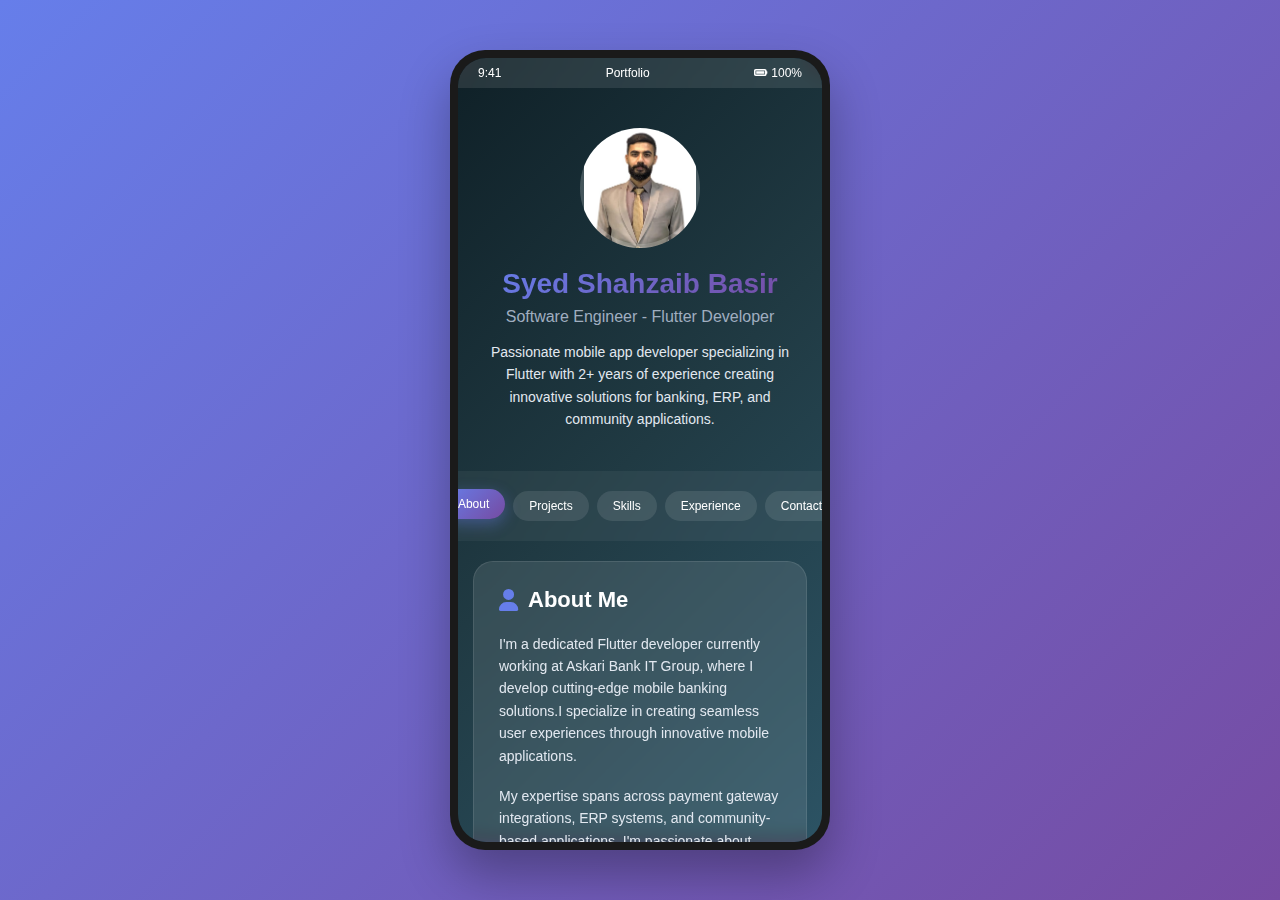
<file: index.html>
<!DOCTYPE html>
<html lang="en">
<head>
    <meta charset="UTF-8">
    <meta name="viewport" content="width=device-width, initial-scale=1.0">
    <title>Shahzaib Basir - Flutter Developer</title>
    <link href="https://cdnjs.cloudflare.com/ajax/libs/font-awesome/6.0.0/css/all.min.css" rel="stylesheet">
    <link rel="stylesheet" type="text/css" href="index.css">


</head>
<body>
    <div class="phone-container">
        <div class="phone-screen">
            <!-- Status Bar -->
            <div class="status-bar">
                <span>9:41</span>
                <span>Portfolio</span>
                <span><i class="fas fa-battery-full"></i> 100%</span>
            </div>

            <!-- Content -->
            <div class="content">
                <!-- Hero Section -->
                <div class="hero">
                    <div class="profile-image">
                        <!-- <i class="fab fa-flutter"></i> -->
                    </div>
                    <h1>Syed Shahzaib Basir</h1>
                    <div class="title">Software Engineer - Flutter Developer</div>
                    <p class="bio">Passionate mobile app developer specializing in Flutter with 2+ years of experience creating innovative solutions for banking, ERP, and community applications.</p>
                </div>

                <!-- Navigation Pills -->
                <div class="nav-pills">
                    <a href="#about" class="nav-pill active" onclick="showSection('about', this)">About</a>
                    <a href="#projects" class="nav-pill" onclick="showSection('projects', this)">Projects</a>
                    <a href="#skills" class="nav-pill" onclick="showSection('skills', this)">Skills</a>
                    <a href="#experience" class="nav-pill" onclick="showSection('experience', this)">Experience</a>
                    <a href="#contact" class="nav-pill" onclick="showSection('contact', this)">Contact</a>
                </div>

                <!-- About Section -->
                <div id="about" class="section active">
                    <h2><i class="fas fa-user"></i> About Me</h2>
                    <p style="color: #e2e8f0; line-height: 1.6; font-size: 14px;">
                        I'm a dedicated Flutter developer currently working at Askari Bank IT Group, where I develop cutting-edge mobile banking solutions.I specialize in creating seamless user experiences through innovative mobile applications.
                    </p>
                    <br>
                    <p style="color: #e2e8f0; line-height: 1.6; font-size: 14px;">
                        My expertise spans across payment gateway integrations, ERP systems, and community-based applications. I'm passionate about delivering high-quality, scalable solutions that make a real impact in users' lives.
                    </p>
                    
                    <div style="margin-top: 20px;">
                        <h3 style="color: #667eea; margin-bottom: 10px;">Quick Facts</h3>
                        <div style="display: grid; grid-template-columns: 1fr 1fr; gap: 10px; font-size: 13px;">
                            <div style="color: #a0aec0;"><strong style="color: white;">Location:</strong> Islamabad, Pakistan</div>
                            <div style="color: #a0aec0;"><strong style="color: white;">Education:</strong> BS Computer Science</div>
                            <div style="color: #a0aec0;"><strong style="color: white;">Experience:</strong> 2+ Years</div>
                            <div style="color: #a0aec0;"><strong style="color: white;">Focus:</strong> Mobile Apps</div>
                        </div>
                    </div>
                </div>

                <!-- Projects Section -->
                <div id="projects" class="section">
                    <h2><i class="fas fa-rocket"></i> Featured Projects</h2>

                    <div class="project-card">
                        <h3>Smart Society Askari App</h3>
                        <p>Community management application with intuitive UI/UX, featuring secure payment gateway integration for seamless financial transactions within the Askari community.</p>
                        <div class="tech-tags">
                            <span class="tech-tag">Flutter</span>
                            <span class="tech-tag">REST APIs</span>
                            <span class="tech-tag">Payment Gateway</span>
                            <span class="tech-tag">UI/UX</span>
                        </div>
                    </div>

                    <div class="project-card">
                        <h3>EV Charging Application</h3>
                        <p>Live application on both Google Play and App Store (UK market) that provides personalized charging options based on vehicle battery status and location.</p>
                        <div class="tech-tags">
                            <span class="tech-tag">Flutter</span>
                            <span class="tech-tag">Firebase</span>
                            <span class="tech-tag">Maps</span>
                            <span class="tech-tag">Stripe</span>
                        </div>
                        <div class="app-links">
                            <a href="https://apps.apple.com/ie/app/mobula-ray-ev/id6477913260" class="app-link" target="_blank">
                                <i class="fab fa-apple"></i> App Store
                            </a>
                            <a href="https://play.google.com/store/apps/details?id=com.mrevlimited.mantarayev" class="app-link" target="_blank">
                                <i class="fab fa-google-play"></i> Play Store
                            </a>
                        </div>
                    </div>

                    <div class="project-card">
                        <h3>Learning Management System</h3>
                        <p>Comprehensive educational platform enabling live classes, assignments, and quizzes with separate interfaces for students and parents to monitor progress.</p>
                        <div class="tech-tags">
                            <span class="tech-tag">Flutter</span>
                            <span class="tech-tag">Firebase</span>
                            <span class="tech-tag">REST APIs</span>
                            <span class="tech-tag">Real-time</span>
                        </div>
                    </div>

                    <div class="project-card">
                        <h3>Community Information System</h3>
                        <p>Location-based community services app providing real-time information about local facilities including security, maintenance, and emergency services.</p>
                        <div class="tech-tags">
                            <span class="tech-tag">Flutter</span>
                            <span class="tech-tag">Firebase</span>
                            <span class="tech-tag">Maps Integration</span>
                            <span class="tech-tag">Location Services</span>
                        </div>
                    </div>
                        
                    
                    <div class="project-card">
                        <h3>Grocery Application</h3>
                        <p>
                           Related to online Grocery Appication where seller and customer liked together to get groceries from the convenience of home.
                              </p>
                      <div class="tech-tags">
                            <span class="tech-tag">Android</span>
                            <span class="tech-tag">Firebase</span>
                            <span class="tech-tag">Firebase Auth</span>
                            <span class="tech-tag">Firebasae Real-time</span>
                        </div>
                    </div>

                    <div class="project-card">
                        <h3>Taxation Application</h3>
                        <p>
                            Related to execute the Documantations, Calculations of Taxes according to FBR Laws, etc features. 
                        </p>
                      <div class="tech-tags">
                            <span class="tech-tag">Android</span>
                            <span class="tech-tag">Firebase</span>
                            <span class="tech-tag">Firebase Auth</span>
                            <span class="tech-tag">Firebasae Real-time</span>
                        </div>
                    </div>


                </div>

                <!-- Skills Section -->
                <div id="skills" class="section">
                    <h2><i class="fas fa-code"></i> Technical Skills</h2>
                    <div class="skills-grid">
                        <div class="skill-item">
                            <i class="fab fa-flutter"></i>
                            <span>Flutter</span>
                        </div>
                        <div class="skill-item">
                            <i class="fas fa-mobile-alt"></i>
                            <span>Dart</span>
                        </div>
                        <div class="skill-item">
                            <i class="fab fa-java"></i>
                            <span>Java</span>
                        </div>
                        <div class="skill-item">
                            <i class="fab fa-android"></i>
                            <span>Kotlin</span>
                        </div>
                        <div class="skill-item">
                            <i class="fab fa-js"></i>
                            <span>JavaScript</span>
                        </div>
                        <div class="skill-item">
                            <i class="fab fa-git-alt"></i>
                            <span>Git</span>
                        </div>
                        <div class="skill-item">
                            <i class="fas fa-database"></i>
                            <span>Firebase</span>
                        </div>
                        <div class="skill-item">
                            <i class="fas fa-code-branch"></i>
                            <span>REST APIs</span>
                        </div>
                    </div>

                    <div style="margin-top: 25px;">
                        <h3 style="color: #667eea; margin-bottom: 15px; font-size: 16px;">Development Tools</h3>
                        <div style="display: flex; flex-wrap: wrap; gap: 8px;">
                            <span class="tech-tag">VS Code</span>
                            <span class="tech-tag">Android Studio</span>
                            <span class="tech-tag">Jira</span>
                            <span class="tech-tag">Swagger</span>
                        </div>
                    </div>

                    <div style="margin-top: 20px;">
                        <h3 style="color: #667eea; margin-bottom: 15px; font-size: 16px;">Microsoft Certifications</h3>
                        <div style="font-size: 12px; color: #e2e8f0; line-height: 1.5;">
                            • Fundamentals AI Concepts<br>
                            • Azure Machine Learning Workspace Resources<br>
                            • Data Analytics Concepts<br>
                            • Classification Model with Automated ML<br>
                            • Developer Tools for Workspace Interaction
                        </div>
                    </div>
                </div>

                <!-- Experience Section -->
                <div id="experience" class="section">
                    <h2><i class="fas fa-briefcase"></i> Experience</h2>
                    <div class="timeline">
                        <div class="timeline-item">
                            <h3>Software Engineer Mobile Application Flutter</h3>
                            <div class="company">Askari Bank IT GROUP</div>
                            <div class="date">July 2025 – Present</div>
                            <ul>
                                <li>Askari Bank Payment Gateway Integration</li>
                                <li>Askari Digital Banking Application SDK</li>
                                <li>Smart Society Askari Applications</li>
                            </ul>
                        </div>

                        <div class="timeline-item">
                            <h3>Software Engineer</h3>
                            <div class="company">FA Consultants</div>
                            <div class="date">Oct 2024 – Present</div>
                            <ul>
                                <li>ERP Management Systems</li>
                                <li>Employee Management System</li>
                                <li>Learning Management System</li>
                                <li>End-to-End Procurement Cycle Management</li>
                            </ul>
                        </div>

                        <div class="timeline-item">
                            <h3>Software Engineer (Flutter)</h3>
                            <div class="company">Strahlen Studios Islamabad</div>
                            <div class="date">Feb 2024 – Oct 2024</div>
                            <ul>
                                <li>Cross-functional team collaboration</li>
                                <li>Code optimization and debugging</li>
                                <li>Version control with Git</li>
                                <li>Agile methodology implementation</li>
                            </ul>
                        </div>

                        <div class="timeline-item">
                            <h3>Computer Operator</h3>
                            <div class="company">Fazaia Inter College</div>
                            <div class="date">April 2023 – Feb 2024</div>
                            <ul>
                                <li>Student records management</li>
                                <li>Excel sheets and PowerPoint presentations</li>
                                <li>Staff and faculty record maintenance</li>
                            </ul>
                        </div>
                    </div>
                </div>

                <!-- Contact Section -->
                <div id="contact" class="section">
                    <h2><i class="fas fa-envelope"></i> Let's Connect</h2>
                    <div class="contact-grid">
                        <a href="mailto:shahzaibshah573@email.com" class="contact-item">
                            <i class="fas fa-envelope"></i>
                            <span>Gmail</span>
                        </a>
                        <a href="tel:+923365596173" class="contact-item">
                            <i class="fas fa-phone"></i>
                            <span>Phone</span>
                        </a>
                        <a href="https://www.linkedin.com/in/shahzaib-shah/" target="_blank" class="contact-item">
                            <i class="fab fa-linkedin"></i>
                            <span>Linkedin</span>
                        </a>
                        <a href="https://github.com/shahzaibshah07" target="_blank" class="contact-item">
                            <i class="fab fa-github"></i>
                            <span>Github</span>
                        </a>
                        <div class="contact-item">
                            <i class="fas fa-map-marker-alt"></i>
                            <span>Islamabad, Pakistan</span>
                        </div>
                    </div>
                    
                    <div style="margin-top: 25px; text-align: center;">
                        <p style="color: #a0aec0; font-size: 13px;">
                            Available for freelance projects and full-time opportunities
                        </p>
                    </div>
                </div>
            </div>
        </div>
    </div>

    <script>
        function showSection(sectionId, element) {
            // Hide all sections
            const sections = document.querySelectorAll('.section');
            sections.forEach(section => {
                section.classList.remove('active');
            });
            
            // Remove active class from all nav pills
            const navPills = document.querySelectorAll('.nav-pill');
            navPills.forEach(pill => {
                pill.classList.remove('active');
            });
            
            // Show selected section
            document.getElementById(sectionId).classList.add('active');
            
            // Add active class to clicked nav pill
            element.classList.add('active');
        }

        // Add smooth scrolling and interactive elements
        document.addEventListener('DOMContentLoaded', function() {
            // Add click animation to project cards
            const projectCards = document.querySelectorAll('.project-card');
            projectCards.forEach(card => {
                card.addEventListener('click', function() {
                    this.style.transform = 'scale(0.98)';
                    setTimeout(() => {
                        this.style.transform = 'translateY(-5px)';
                    }, 150);
                });
            });

            // Add hover effect to skill items
            const skillItems = document.querySelectorAll('.skill-item');
            skillItems.forEach(item => {
                item.addEventListener('mouseenter', function() {
                    this.style.background = 'rgba(102, 126, 234, 0.3)';
                });
                item.addEventListener('mouseleave', function() {
                    this.style.background = 'rgba(255,255,255,0.1)';
                });
            });
        });
    </script>
</body>
</html>
</file>
<file: index.css>
* {
            margin: 0;
            padding: 0;
            box-sizing: border-box;
        }

        body {
            font-family: 'Inter', -apple-system, BlinkMacSystemFont, sans-serif;
            background: linear-gradient(135deg, #667eea 0%, #764ba2 100%);
            min-height: 100vh;
            overflow-x: hidden;
        }

        /* Phone Container */
        .phone-container {
            width: 380px;
            height: 800px;
            margin: 20px auto;
            background: #1a1a1a;
            border-radius: 35px;
            padding: 8px;
            box-shadow: 0 25px 50px rgba(0,0,0,0.3);
            position: relative;
            animation: phoneFloat 6s ease-in-out infinite;
        }

        @keyframes phoneFloat {
            0%, 100% { transform: translateY(0px); }
            50% { transform: translateY(-10px); }
        }

        .phone-screen {
            width: 100%;
            height: 100%;
            background: linear-gradient(135deg, #0F2027, #203A43, #2C5364);
            border-radius: 28px;
            overflow: hidden;
            position: relative;
        }

        /* Status Bar */
        .status-bar {
            height: 30px;
            background: rgba(255,255,255,0.1);
            display: flex;
            justify-content: space-between;
            align-items: center;
            padding: 0 20px;
            font-size: 12px;
            color: white;
            backdrop-filter: blur(10px);
        }

        /* Content Area */
        .content {
            height: calc(100% - 30px);
            overflow-y: auto;
            scroll-behavior: smooth;
        }

        .content::-webkit-scrollbar {
            width: 3px;
        }

        .content::-webkit-scrollbar-track {
            background: transparent;
        }

        .content::-webkit-scrollbar-thumb {
            background: rgba(255,255,255,0.3);
            border-radius: 3px;
        }

        /* Hero Section */
        .hero {
            padding: 40px 25px;
            text-align: center;
            color: white;
            position: relative;
        }

      .profile-image {
    background-image: url('image.jpeg');
    background-size: cover;
    background-position: center;
    background-repeat: no-repeat;
    width: 120px;
    height: 120px;
    border-radius: 50%;
    margin: 0 auto 20px;
    display: flex;
    align-items: center;
    justify-content: center;
    border: 4px solid rgba(255,255,255,0.2);
}

        @keyframes pulse {
            0%, 100% { transform: scale(1); }
            50% { transform: scale(1.05); }
        }

        .hero h1 {
            font-size: 28px;
            font-weight: 700;
            margin-bottom: 8px;
            background: linear-gradient(135deg, #667eea, #764ba2);
            -webkit-background-clip: text;
            -webkit-text-fill-color: transparent;
            background-clip: text;
        }

        .hero .title {
            font-size: 16px;
            color: #a0aec0;
            margin-bottom: 15px;
        }

        .hero .bio {
            font-size: 14px;
            line-height: 1.6;
            color: #e2e8f0;
            max-width: 300px;
            margin: 0 auto;
        }

        /* Navigation Pills */
        .nav-pills {
            display: flex;
            justify-content: center;
            gap: 8px;
            padding: 20px;
            background: rgba(255,255,255,0.05);
            backdrop-filter: blur(10px);
        }

        .nav-pill {
            padding: 8px 16px;
            border-radius: 20px;
            background: rgba(255,255,255,0.1);
            color: white;
            text-decoration: none;
            font-size: 12px;
            transition: all 0.3s ease;
            cursor: pointer;
        }

        .nav-pill.active,
        .nav-pill:hover {
            background: linear-gradient(135deg, #667eea, #764ba2);
            transform: translateY(-2px);
            box-shadow: 0 5px 15px rgba(102, 126, 234, 0.4);
        }

        /* Section Styles */
        .section {
            padding: 25px;
            margin: 20px 15px;
            background: rgba(255,255,255,0.1);
            backdrop-filter: blur(10px);
            border-radius: 20px;
            border: 1px solid rgba(255,255,255,0.1);
            display: none;
        }

        .section.active {
            display: block;
            animation: slideInUp 0.5s ease;
        }

        @keyframes slideInUp {
            from {
                opacity: 0;
                transform: translateY(30px);
            }
            to {
                opacity: 1;
                transform: translateY(0);
            }
        }

        .section h2 {
            color: white;
            font-size: 22px;
            margin-bottom: 20px;
            display: flex;
            align-items: center;
            gap: 10px;
        }

        .section h2 i {
            color: #667eea;
        }

        /* Project Cards */
        .project-card {
            background: rgba(255,255,255,0.1);
            border-radius: 15px;
            padding: 20px;
            margin-bottom: 15px;
            border: 1px solid rgba(255,255,255,0.1);
            transition: all 0.3s ease;
        }

        .project-card:hover {
            transform: translateY(-5px);
            background: rgba(255,255,255,0.15);
            box-shadow: 0 10px 25px rgba(0,0,0,0.2);
        }

        .project-card h3 {
            color: #667eea;
            font-size: 16px;
            margin-bottom: 8px;
        }

        .project-card p {
            color: #e2e8f0;
            font-size: 13px;
            line-height: 1.5;
            margin-bottom: 10px;
        }

        .tech-tags {
            display: flex;
            flex-wrap: wrap;
            gap: 6px;
        }

        .tech-tag {
            background: rgba(102, 126, 234, 0.2);
            color: #667eea;
            padding: 4px 8px;
            border-radius: 12px;
            font-size: 10px;
            border: 1px solid rgba(102, 126, 234, 0.3);
        }

        /* Skills Grid */
        .skills-grid {
            display: grid;
            grid-template-columns: repeat(2, 1fr);
            gap: 15px;
        }

        .skill-item {
            background: rgba(255,255,255,0.1);
            padding: 15px;
            border-radius: 12px;
            text-align: center;
            transition: all 0.3s ease;
        }

        .skill-item:hover {
            background: rgba(102, 126, 234, 0.2);
            transform: scale(1.05);
        }

        .skill-item i {
            font-size: 24px;
            color: #667eea;
            margin-bottom: 8px;
        }

        .skill-item span {
            color: white;
            font-size: 12px;
            display: block;
        }

        /* Experience Timeline */
        .timeline {
            position: relative;
            padding-left: 20px;
        }

        .timeline::before {
            content: '';
            position: absolute;
            left: 8px;
            top: 0;
            bottom: 0;
            width: 2px;
            background: linear-gradient(180deg, #667eea, #764ba2);
        }

        .timeline-item {
            position: relative;
            margin-bottom: 25px;
            background: rgba(255,255,255,0.1);
            padding: 15px;
            border-radius: 12px;
            margin-left: 20px;
        }

        .timeline-item::before {
            content: '';
            position: absolute;
            left: -28px;
            top: 20px;
            width: 12px;
            height: 12px;
            border-radius: 50%;
            background: #667eea;
            border: 3px solid #2C5364;
        }

        .timeline-item h3 {
            color: #667eea;
            font-size: 14px;
            margin-bottom: 5px;
        }

        .timeline-item .company {
            color: white;
            font-size: 13px;
            margin-bottom: 3px;
        }

        .timeline-item .date {
            color: #a0aec0;
            font-size: 11px;
            margin-bottom: 8px;
        }

        .timeline-item ul {
            color: #e2e8f0;
            font-size: 12px;
            padding-left: 15px;
        }

        .timeline-item li {
            margin-bottom: 3px;
        }

        /* Contact Section */
        .contact-grid {
            display: grid;
            grid-template-columns: 1fr;
            gap: 15px;
        }

        .contact-item {
            display: flex;
            align-items: center;
            gap: 15px;
            background: rgba(255,255,255,0.1);
            padding: 15px;
            border-radius: 12px;
            color: white;
            text-decoration: none;
            transition: all 0.3s ease;
        }

        .contact-item:hover {
            background: rgba(102, 126, 234, 0.2);
            transform: translateX(5px);
        }

        .contact-item i {
            color: #667eea;
            font-size: 20px;
            width: 25px;
            text-align: center;
        }

        .contact-item span {
            font-size: 14px;
        }

        /* App Store Links */
        .app-links {
            display: flex;
            gap: 10px;
            margin-top: 10px;
        }

        .app-link {
            background: rgba(255,255,255,0.1);
            color: white;
            padding: 8px 12px;
            border-radius: 8px;
            text-decoration: none;
            font-size: 11px;
            display: flex;
            align-items: center;
            gap: 5px;
            transition: all 0.3s ease;
        }

        .app-link:hover {
            background: rgba(102, 126, 234, 0.3);
            transform: scale(1.05);
        }

        /* Responsive Design */
        @media (max-width: 420px) {
            .phone-container {
                width: 95vw;
                height: 90vh;
                margin: 10px auto;
            }
        }

        @media (min-width: 768px) {
            body {
                display: flex;
                align-items: center;
                justify-content: center;
                min-height: 100vh;
            }
        }
</file>
